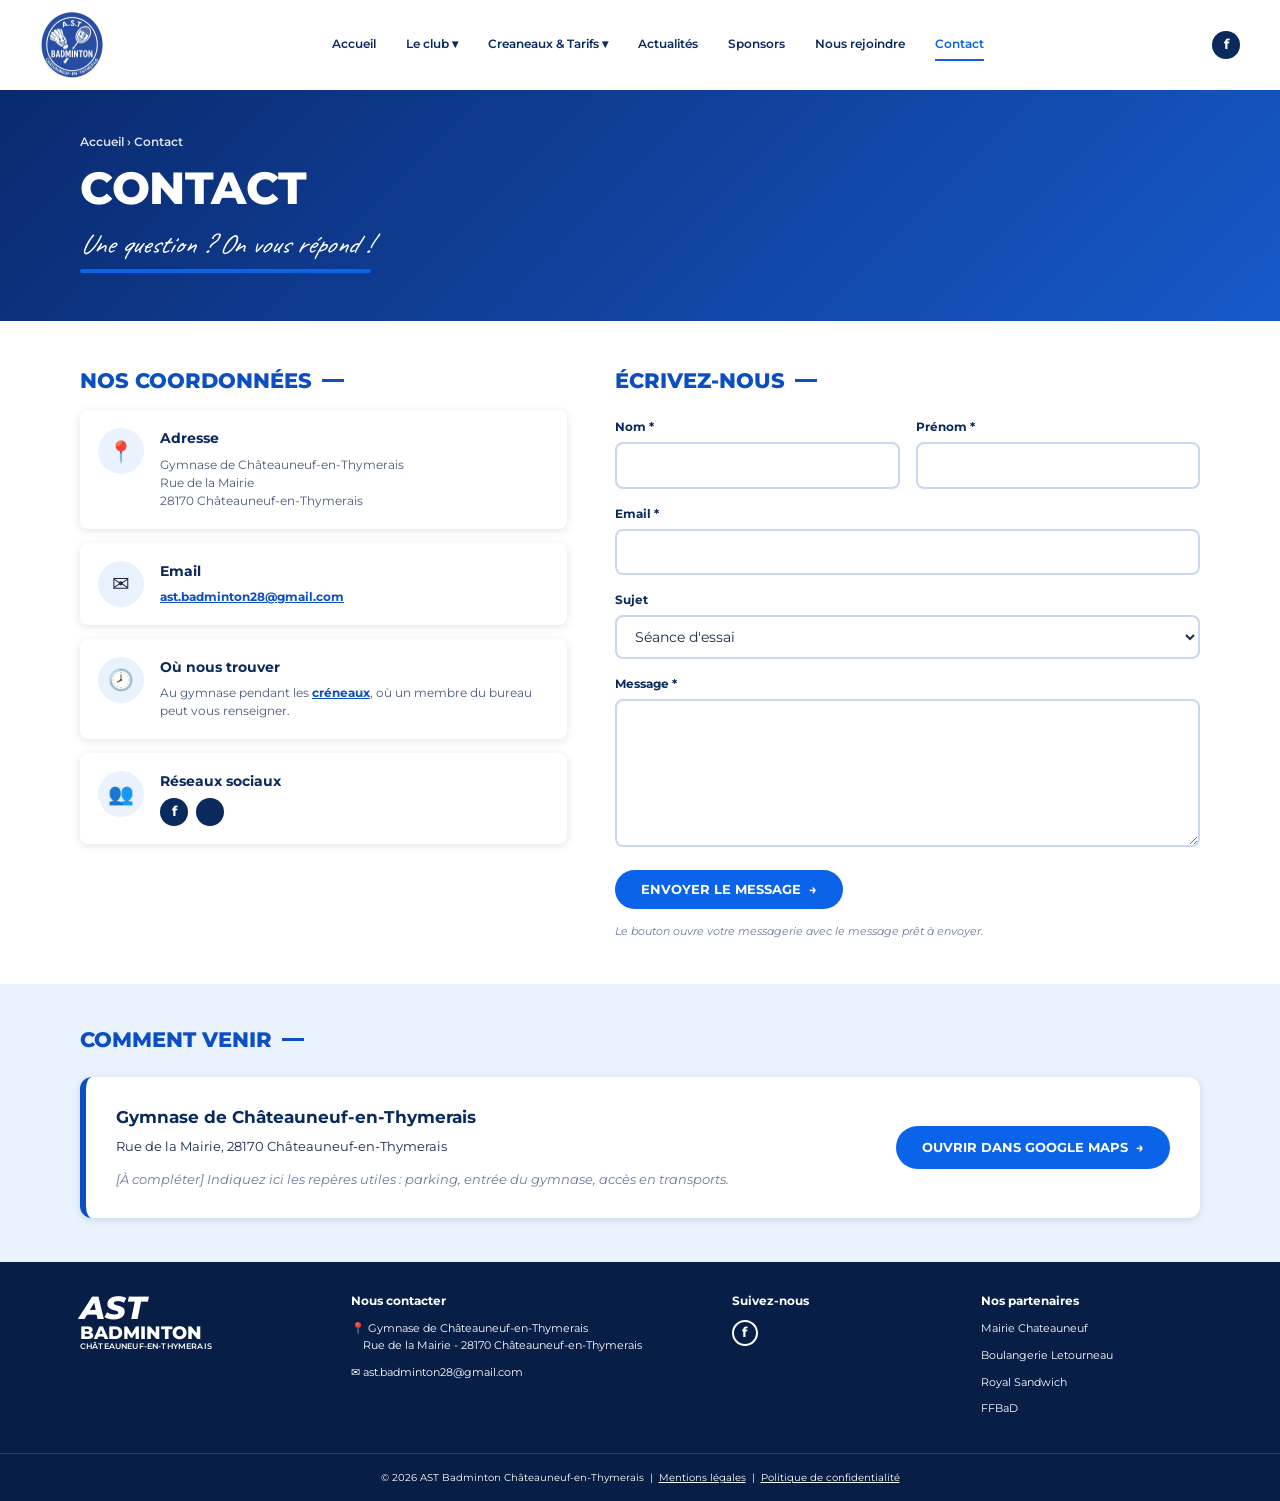
<file: contact.html>
<!doctype html>
<html lang="fr">
  <head>
    <meta charset="UTF-8" />
    <meta name="viewport" content="width=device-width, initial-scale=1" />
    <title>AST Badminton – Châteauneuf-en-Thymerais</title>
    <link rel="preconnect" href="https://fonts.googleapis.com" />
    <link rel="preconnect" href="https://fonts.gstatic.com" crossorigin />
    <link
      href="https://fonts.googleapis.com/css2?family=Montserrat:ital,wght@0,400;0,600;0,700;0,800;1,800&family=Caveat:wght@500;700&display=swap"
      rel="stylesheet"
    />
    <link rel="stylesheet" href="style.css" />
  </head>
  <body>
    <!-- ===== HEADER ===== -->
    <header class="header">
      <a href="#" class="logo">
        <img
          class="logo-img"
          src="images/logo_ast.png"
          alt="AST Badminton Châteauneuf-en-Thymerais"
        />
      </a>
      <nav class="nav">
        <a href="/index.html">Accueil</a>
        <li class="dropdown">
          <a href="./historique.html" class="dropbtn">Le club ▾</a>
          <ul class="dropdown-content">
            <li><a href="/historique.html">Historique</a></li>
            <li><a href="/equipe.html">L'équipe</a></li>
          </ul>
        </li>
        <li class="dropdown">
          <a href="cr-reguliers.html" class="dropbtn">Creaneaux & Tarifs ▾</a>
          <ul class="dropdown-content">
            <li><a href="/cr-reguliers.html">Créneaux réguliers</a></li>
            <li><a href="/cr-specifiques.html">Créneaux spécifiques</a></li>
            <li><a href="/tarifs.html">Tarifs</a></li>
          </ul>
        </li>
        
        <a href="/actualites.html">Actualités</a>
        <a href="/sponsors.html">Sponsors</a>
        <a href="/nousRejoindre.html">Nous rejoindre</a>
        <a href="/contact.html" class="active">Contact</a>
      </nav>
      <div class="socials">
        <a href="https://www.facebook.com/groups/1558583674450264/" target="_blank" aria-label="Facebook">f</a>
      </div>
    </header>

    <!-- ===== BANDEAU DE PAGE ===== -->
    <section class="page-hero">
      <div class="container">
        <p class="breadcrumb"><a href="index.html">Accueil</a> › Contact</p>
        <h1>CONTACT</h1>
        <p class="page-hero-script">Une question ? On vous répond !</p>
      </div>
    </section>

    <!-- ===== COORDONNÉES + FORMULAIRE ===== -->
    <section class="contact container">
      <div class="contact-info">
        <h2 class="section-title">NOS COORDONNÉES <i class="line"></i></h2>

        <article class="info-card contact-card">
          <span>📍</span>
          <div>
            <h4>Adresse</h4>
            <p>
              Gymnase de Châteauneuf-en-Thymerais<br />Rue de la Mairie<br />28170
              Châteauneuf-en-Thymerais
            </p>
          </div>
        </article>
        <article class="info-card contact-card">
          <span>✉</span>
          <div>
            <h4>Email</h4>
            <p>
              <a class="inline-link" href="mailto:ast.badminton28@gmail.com"
                >ast.badminton28@gmail.com</a
              >
            </p>
          </div>
        </article>
        <article class="info-card contact-card">
          <span>🕗</span>
          <div>
            <h4>Où nous trouver</h4>
            <p>
              Au gymnase pendant les
              <a class="inline-link" href="cr-reguliers.html">créneaux</a>, où
              un membre du bureau peut vous renseigner.
            </p>
          </div>
        </article>
        <article class="info-card contact-card">
          <span>👥</span>
          <div>
            <h4>Réseaux sociaux</h4>
            <div class="socials">
              <a href="#" aria-label="Facebook">f</a
              ><a href="#" aria-label="Instagram"></a>
            </div>
          </div>
        </article>
      </div>

      <div class="contact-form-wrap">
        <h2 class="section-title">ÉCRIVEZ-NOUS <i class="line"></i></h2>

        <form class="contact-form" id="contact-form" novalidate>
          <div class="field-row">
            <div class="field">
              <label for="nom">Nom *</label>
              <input
                type="text"
                id="nom"
                name="nom"
                autocomplete="family-name"
                required
              />
            </div>
            <div class="field">
              <label for="prenom">Prénom *</label>
              <input
                type="text"
                id="prenom"
                name="prenom"
                autocomplete="given-name"
                required
              />
            </div>
          </div>

          <div class="field">
            <label for="email">Email *</label>
            <input
              type="email"
              id="email"
              name="email"
              autocomplete="email"
              required
            />
          </div>

          <div class="field">
            <label for="sujet">Sujet</label>
            <select id="sujet" name="sujet">
              <option>Séance d'essai</option>
              <option>Inscription</option>
              <option>Tarifs</option>
              <option>Compétition</option>
              <option>Autre question</option>
            </select>
          </div>

          <div class="field">
            <label for="message">Message *</label>
            <textarea id="message" name="message" rows="6" required></textarea>
          </div>

          <p class="form-error" id="form-error" role="alert" hidden>
            Merci de remplir tous les champs obligatoires avec un email valide.
          </p>
          <button type="submit" class="btn btn-primary">
            ENVOYER LE MESSAGE &nbsp;→
          </button>
          <p class="note">
            Le bouton ouvre votre messagerie avec le message prêt à envoyer.
          </p>
        </form>
      </div>
    </section>

    <!-- ===== PLAN ===== -->
    <section class="map-section">
      <div class="container">
        <h2 class="section-title">COMMENT VENIR <i class="line"></i></h2>
        <div class="map-box">
          <div>
            <h4>Gymnase de Châteauneuf-en-Thymerais</h4>
            <p>Rue de la Mairie, 28170 Châteauneuf-en-Thymerais</p>
            <p class="note">
              [À compléter] Indiquez ici les repères utiles : parking, entrée du
              gymnase, accès en transports.
            </p>
          </div>
          <a
            class="btn btn-primary"
            target="_blank"
            rel="noopener"
            href="https://www.google.com/maps/search/?api=1&query=Gymnase+Ch%C3%A2teauneuf-en-Thymerais+28170"
            >OUVRIR DANS GOOGLE MAPS &nbsp;→</a
          >
        </div>
      </div>
    </section>

    <!-- ===== FOOTER ===== -->
    <footer class="footer">
      <div class="container footer-grid">
        <a href="index.html" class="logo logo-light">
          <span class="logo-text"
            ><strong>AST</strong><em>BADMINTON</em
            ><small>CHÂTEAUNEUF-EN-THYMERAIS</small></span
          >
        </a>
        <div>
          <h5>Nous contacter</h5>
          <p>
            📍 Gymnase de Châteauneuf-en-Thymerais<br />&nbsp;&nbsp;&nbsp;&nbsp;Rue
            de la Mairie - 28170 Châteauneuf-en-Thymerais
          </p>
          <p>✉ ast.badminton28@gmail.com</p>
        </div>
        <div>
          <h5>Suivez-nous</h5>
          <div class="socials socials-light">
            <a href="https://www.facebook.com/groups/1558583674450264/" target="_blank" aria-label="Facebook">f</a>
          </div>
        </div>
        <div class="partners">
          <h5>Nos partenaires</h5>
          <p>Mairie Chateauneuf</p>
          <p>Boulangerie Letourneau</p>
          <p>Royal Sandwich</p>
          <p>FFBaD</p>
        </div>
      </div>
      <div class="legal">
        © 2026 AST Badminton Châteauneuf-en-Thymerais &nbsp;|&nbsp;
        <a href="#">Mentions légales</a> &nbsp;|&nbsp;
        <a href="#">Politique de confidentialité</a>
      </div>
    </footer>

    <!-- ===== ENVOI DU FORMULAIRE ===== -->
    <script>
      (function () {
        var form = document.getElementById("contact-form");
        var error = document.getElementById("form-error");
        var to = "ast.badminton28@gmail.com";

        form.addEventListener("submit", function (e) {
          e.preventDefault();

          var nom = form.nom.value.trim();
          var prenom = form.prenom.value.trim();
          var email = form.email.value.trim();
          var message = form.message.value.trim();
          var valid =
            nom &&
            prenom &&
            message &&
            /^[^\s@]+@[^\s@]+\.[^\s@]+$/.test(email);

          error.hidden = !!valid;
          if (!valid) return;

          var subject = "[Site] " + form.sujet.value;
          var body = message + "\n\n" + prenom + " " + nom + "\n" + email;
          window.location.href =
            "mailto:" +
            to +
            "?subject=" +
            encodeURIComponent(subject) +
            "&body=" +
            encodeURIComponent(body);
        });
      })();
    </script>
  </body>
</html>
</file>
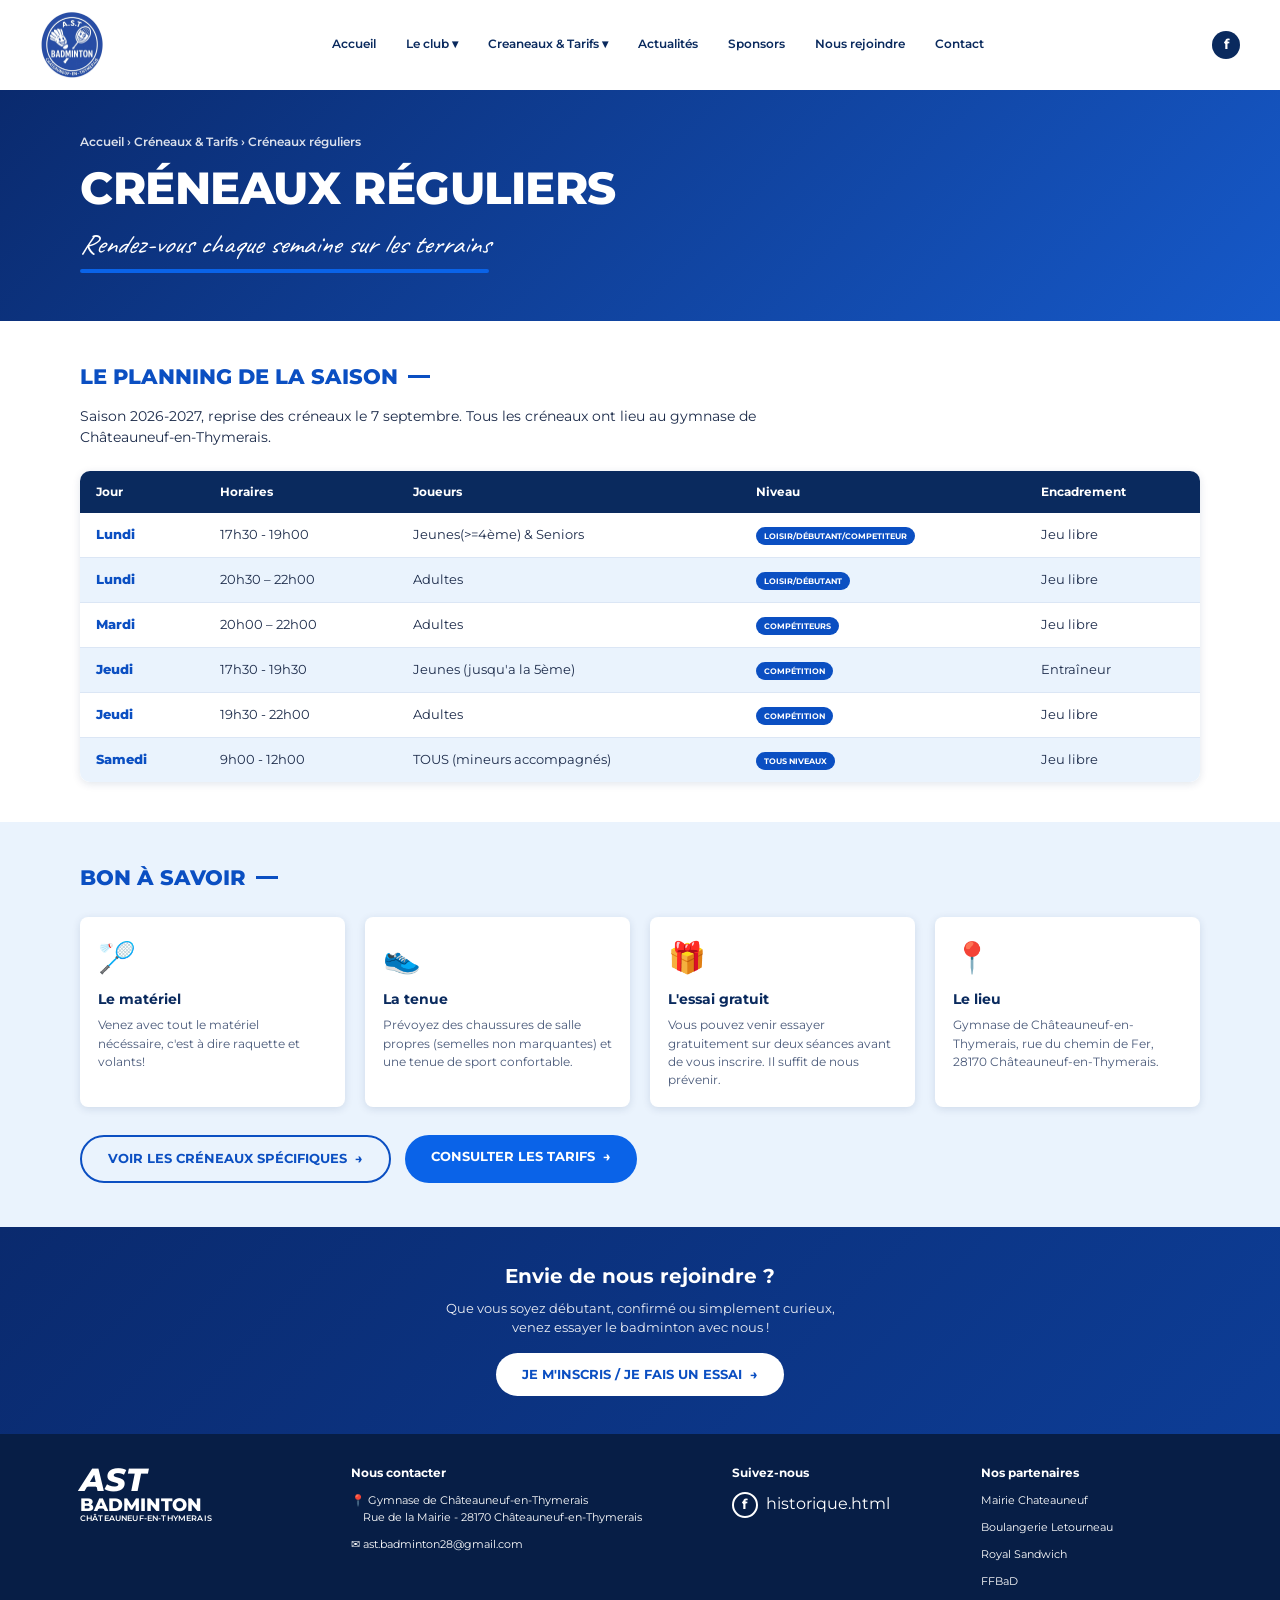
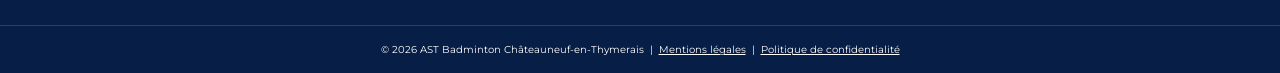
<file: cr-reguliers.html>
<!doctype html>
<html lang="fr">
  <head>
    <meta charset="UTF-8" />
    <meta name="viewport" content="width=device-width, initial-scale=1" />
    <title>AST Badminton – Châteauneuf-en-Thymerais</title>
    <link rel="preconnect" href="https://fonts.googleapis.com" />
    <link rel="preconnect" href="https://fonts.gstatic.com" crossorigin />
    <link
      href="https://fonts.googleapis.com/css2?family=Montserrat:ital,wght@0,400;0,600;0,700;0,800;1,800&family=Caveat:wght@500;700&display=swap"
      rel="stylesheet"
    />
    <link rel="stylesheet" href="style.css" />
  </head>
  <body>
    <!-- ===== HEADER ===== -->
    <header class="header">
      <a href="#" class="logo">
        <img
          class="logo-img"
          src="images/logo_ast.png"
          alt="AST Badminton Châteauneuf-en-Thymerais"
        />
      </a>
      <nav class="nav">
        <a href="/index.html">Accueil</a>
        <li class="dropdown">
          <a href="./historique.html" class="dropbtn">Le club ▾</a>
          <ul class="dropdown-content">
            <li><a href="/historique.html">Historique</a></li>
            <li><a href="/equipe.html">L'équipe</a></li>
          </ul>
        </li>
        <li class="dropdown">
          <a href="cr-reguliers.html" class="dropbtn">Creaneaux & Tarifs ▾</a>
          <ul class="dropdown-content">
            <li>
              <a href="/cr-reguliers.html" class="active">Créneaux réguliers</a>
            </li>
            <li><a href="/cr-specifiques.html">Créneaux spécifiques</a></li>
            <li><a href="/tarifs.html">Tarifs</a></li>
          </ul>
        </li>
        
        <a href="/actualites.html">Actualités</a>
        <a href="/sponsors.html">Sponsors</a>
        <a href="/nousRejoindre.html">Nous rejoindre</a>
        <a href="/contact.html">Contact</a>
      </nav>
      <div class="socials">
        <a href="https://www.facebook.com/groups/1558583674450264/" target="_blank" aria-label="Facebook">f</a>
      </div>
    </header>

    <!-- ===== BANDEAU DE PAGE ===== -->
    <section class="page-hero">
      <div class="container">
        <p class="breadcrumb">
          <a href="index.html">Accueil</a> › Créneaux &amp; Tarifs › Créneaux
          réguliers
        </p>
        <h1>CRÉNEAUX RÉGULIERS</h1>
        <p class="page-hero-script">
          Rendez-vous chaque semaine sur les terrains
        </p>
      </div>
    </section>

    <!-- ===== PLANNING ===== -->
    <section class="schedule container">
      <h2 class="section-title">
        LE PLANNING DE LA SAISON <i class="line"></i>
      </h2>
      <p class="section-intro">
        Saison 2026-2027, reprise des créneaux le 7 septembre. Tous les créneaux
        ont lieu au gymnase de Châteauneuf-en-Thymerais.
      </p>

      <div class="table-wrap">
        <table class="schedule-table">
          <thead>
            <tr>
              <th scope="col">Jour</th>
              <th scope="col">Horaires</th>
              <th scope="col">Joueurs</th>
              <th scope="col">Niveau</th>
              <th scope="col">Encadrement</th>
            </tr>
          </thead>
          <tbody>
            <tr>
              <th scope="row">Lundi</th>
              <td>17h30 - 19h00</td>
              <td>Jeunes(>=4ème) & Seniors</td>
              <td><span class="tag">LOISIR/DÉBUTANT/COMPETITEUR</span></td>
              <td>Jeu libre</td>
            </tr>
            <tr>
              <th scope="row">Lundi</th>
              <td>20h30 – 22h00</td>
              <td>Adultes</td>
              <td><span class="tag">LOISIR/DÉBUTANT</span></td>
              <td>Jeu libre</td>
            </tr>
            <tr>
              <th scope="row">Mardi</th>
              <td>20h00 – 22h00</td>
              <td>Adultes</td>
              <td><span class="tag">COMPÉTITEURS</span></td>
              <td>Jeu libre</td>
            </tr>
            <tr>
              <th scope="row">Jeudi</th>
              <td>17h30 - 19h30</td>
              <td>Jeunes (jusqu'a la 5ème)</td>
              <td><span class="tag">COMPÉTITION</span></td>
              <td>Entraîneur</td>
            </tr>
            <tr>
              <th scope="row">Jeudi</th>
              <td>19h30 - 22h00</td>
              <td>Adultes</td>
              <td><span class="tag">COMPÉTITION</span></td>
              <td>Jeu libre</td>
            </tr>
            <tr>
              <th scope="row">Samedi</th>
              <td>9h00 - 12h00</td>
              <td>TOUS (mineurs accompagnés)</td>
              <td><span class="tag">TOUS NIVEAUX</span></td>
              <td>Jeu libre</td>
            </tr>
          </tbody>
        </table>
      </div>
    </section>

    <!-- ===== BON A SAVOIR ===== -->
    <section class="info-section">
      <div class="container">
        <h2 class="section-title">BON À SAVOIR <i class="line"></i></h2>
        <div class="info-grid">
          <article class="info-card">
            <span>🏸</span>
            <h4>Le matériel</h4>
            <p>
              Venez avec tout le matériel nécéssaire, c'est à dire raquette et
              volants!
            </p>
          </article>
          <article class="info-card">
            <span>👟</span>
            <h4>La tenue</h4>
            <p>
              Prévoyez des chaussures de salle propres (semelles non marquantes)
              et une tenue de sport confortable.
            </p>
          </article>
          <article class="info-card">
            <span>🎁</span>
            <h4>L'essai gratuit</h4>
            <p>
              Vous pouvez venir essayer gratuitement sur deux séances avant de
              vous inscrire. Il suffit de nous prévenir.
            </p>
          </article>
          <article class="info-card">
            <span>📍</span>
            <h4>Le lieu</h4>
            <p>
              Gymnase de Châteauneuf-en-Thymerais, rue du chemin de Fer, 28170
              Châteauneuf-en-Thymerais.
            </p>
          </article>
        </div>
        <p class="info-links">
          <a href="cr-specifiques.html" class="btn btn-outline"
            >VOIR LES CRÉNEAUX SPÉCIFIQUES &nbsp;→</a
          >
          <a href="tarifs.html" class="btn btn-primary"
            >CONSULTER LES TARIFS &nbsp;→</a
          >
        </p>
      </div>
    </section>

    <!-- ===== APPEL À L'ACTION ===== -->
    <section class="cta">
      <h2>Envie de nous rejoindre ?</h2>
      <p>
        Que vous soyez débutant, confirmé ou simplement curieux,<br />venez
        essayer le badminton avec nous !
      </p>
      <a href="nousRejoindre.html" class="btn btn-white"
        >JE M'INSCRIS / JE FAIS UN ESSAI &nbsp;→</a
      >
    </section>

    <!-- ===== FOOTER ===== -->
    <footer class="footer">
      <div class="container footer-grid">
        <a href="index.html" class="logo logo-light">
          <span class="logo-text"
            ><strong>AST</strong><em>BADMINTON</em
            ><small>CHÂTEAUNEUF-EN-THYMERAIS</small></span
          >
        </a>
        <div>
          <h5>Nous contacter</h5>
          <p>
            📍 Gymnase de Châteauneuf-en-Thymerais<br />&nbsp;&nbsp;&nbsp;&nbsp;Rue
            de la Mairie - 28170 Châteauneuf-en-Thymerais
          </p>
          <p>✉ ast.badminton28@gmail.com</p>
        </div>
        <div>
          <h5>Suivez-nous</h5>
          <div class="socials socials-light">
            <a href="https://www.facebook.com/groups/1558583674450264/" target="_blank" aria-label="Facebook">f</a>historique.html
          </div>
        </div>
        <div class="partners">
          <h5>Nos partenaires</h5>
          <p>Mairie Chateauneuf</p>
          <p>Boulangerie Letourneau</p>
          <p>Royal Sandwich</p>
          <p>FFBaD</p>
        </div>
      </div>
      <div class="legal">
        © 2026 AST Badminton Châteauneuf-en-Thymerais &nbsp;|&nbsp;
        <a href="#">Mentions légales</a> &nbsp;|&nbsp;
        <a href="#">Politique de confidentialité</a>
      </div>
    </footer>
  </body>
</html>
</file>
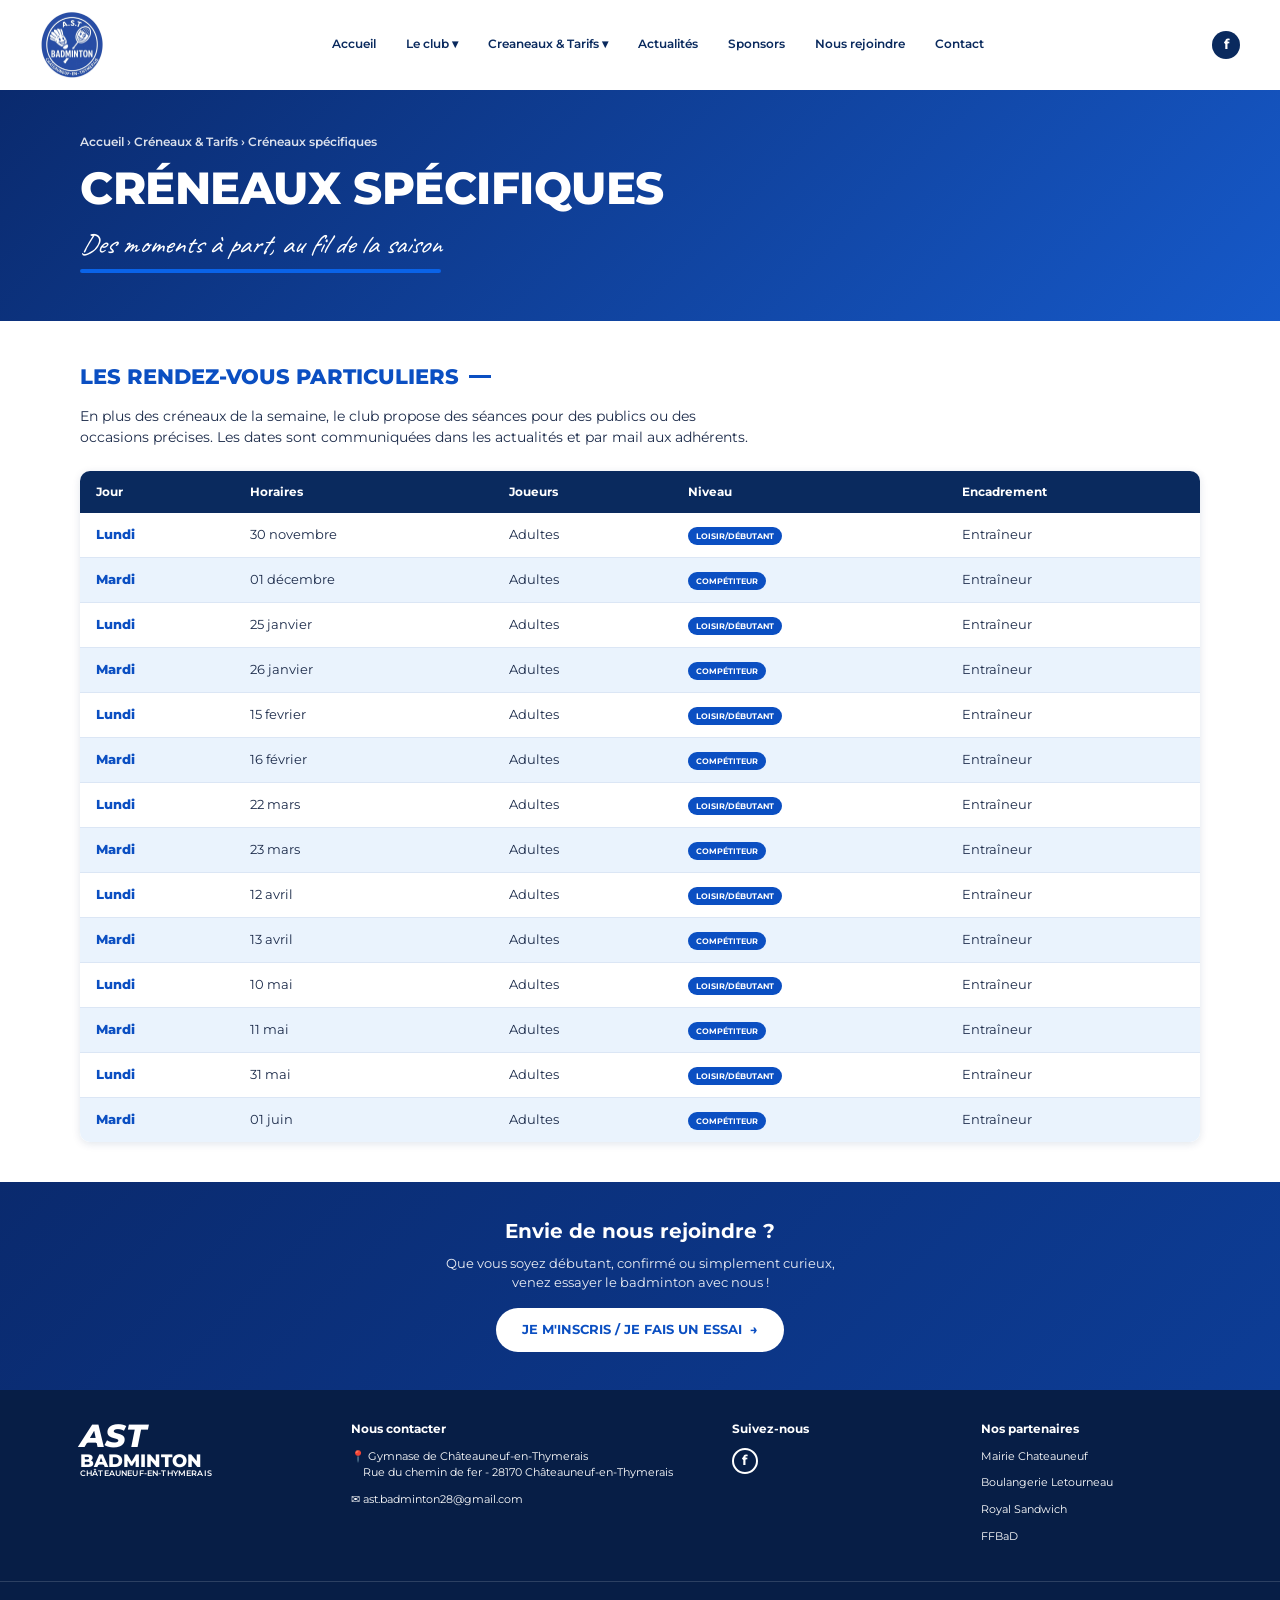
<file: cr-specifiques.html>
<!doctype html>
<html lang="fr">
  <head>
    <meta charset="UTF-8" />
    <meta name="viewport" content="width=device-width, initial-scale=1" />
    <title>AST Badminton – Châteauneuf-en-Thymerais</title>
    <link rel="preconnect" href="https://fonts.googleapis.com" />
    <link rel="preconnect" href="https://fonts.gstatic.com" crossorigin />
    <link
      href="https://fonts.googleapis.com/css2?family=Montserrat:ital,wght@0,400;0,600;0,700;0,800;1,800&family=Caveat:wght@500;700&display=swap"
      rel="stylesheet"
    />
    <link rel="stylesheet" href="style.css" />
  </head>
  <body>
    <!-- ===== HEADER ===== -->
    <header class="header">
      <a href="#" class="logo">
        <img
          class="logo-img"
          src="images/logo_ast.png"
          alt="AST Badminton Châteauneuf-en-Thymerais"
        />
      </a>
      <nav class="nav">
        <a href="/index.html">Accueil</a>
        <li class="dropdown">
          <a href="./historique.html" class="dropbtn">Le club ▾</a>
          <ul class="dropdown-content">
            <li><a href="/historique.html">Historique</a></li>
            <li><a href="/equipe.html">L'équipe</a></li>
          </ul>
        </li>
        <li class="dropdown">
          <a href="cr-reguliers.html" class="dropbtn">Creaneaux & Tarifs ▾</a>
          <ul class="dropdown-content">
            <li><a href="/cr-reguliers.html">Créneaux réguliers</a></li>
            <li>
              <a href="/cr-specifiques.html" class="active"
                >Créneaux spécifiques</a
              >
            </li>
            <li><a href="/tarifs.html">Tarifs</a></li>
          </ul>
        </li>
        
        <a href="/actualites.html">Actualités</a>
        <a href="/sponsors.html">Sponsors</a>
        <a href="/nousRejoindre.html">Nous rejoindre</a>
        <a href="/contact.html">Contact</a>
      </nav>
      <div class="socials">
        <a href="https://www.facebook.com/groups/1558583674450264/" target="_blank" aria-label="Facebook">f</a>
      </div>
    </header>

    <!-- ===== BANDEAU DE PAGE ===== -->
    <section class="page-hero">
      <div class="container">
        <p class="breadcrumb">
          <a href="index.html">Accueil</a> › Créneaux &amp; Tarifs › Créneaux
          spécifiques
        </p>
        <h1>CRÉNEAUX SPÉCIFIQUES</h1>
        <p class="page-hero-script">Des moments à part, au fil de la saison</p>
      </div>
    </section>

    <!-- ===== LISTE ===== -->
    <section class="special container">
      <h2 class="section-title">
        LES RENDEZ-VOUS PARTICULIERS <i class="line"></i>
      </h2>
      <p class="section-intro">
        En plus des créneaux de la semaine, le club propose des séances pour des
        publics ou des occasions précises. Les dates sont communiquées dans les
        actualités et par mail aux adhérents.
      </p>

      <div class="table-wrap">
        <table class="schedule-table">
          <thead>
            <tr>
              <th scope="col">Jour</th>
              <th scope="col">Horaires</th>
              <th scope="col">Joueurs</th>
              <th scope="col">Niveau</th>
              <th scope="col">Encadrement</th>
            </tr>
          </thead>
          <tbody>
            <tr>
              <th scope="row">Lundi</th>
              <td>30 novembre</td>
              <td>Adultes</td>
              <td><span class="tag">LOISIR/DÉBUTANT</span></td>
              <td>Entraîneur</td>
            </tr>
            <tr>
              <th scope="row">Mardi</th>
              <td>01 décembre</td>
              <td>Adultes</td>
              <td><span class="tag">COMPÉTITEUR</span></td>
              <td>Entraîneur</td>
            </tr>
            <tr>
              <th scope="row">Lundi</th>
              <td>25 janvier</td>
              <td>Adultes</td>
              <td><span class="tag">LOISIR/DÉBUTANT</span></td>
              <td>Entraîneur</td>
            </tr>
            <tr>
              <th scope="row">Mardi</th>
              <td>26 janvier</td>
              <td>Adultes</td>
              <td><span class="tag">COMPÉTITEUR</span></td>
              <td>Entraîneur</td>
            </tr>
            <tr>
              <th scope="row">Lundi</th>
              <td>15 fevrier</td>
              <td>Adultes</td>
              <td><span class="tag">LOISIR/DÉBUTANT</span></td>
              <td>Entraîneur</td>
            </tr>
            <tr>
              <th scope="row">Mardi</th>
              <td>16 février</td>
              <td>Adultes</td>
              <td><span class="tag">COMPÉTITEUR</span></td>
              <td>Entraîneur</td>
            </tr>
            <tr>
              <th scope="row">Lundi</th>
              <td>22 mars</td>
              <td>Adultes</td>
              <td><span class="tag">LOISIR/DÉBUTANT</span></td>
              <td>Entraîneur</td>
            </tr>
            <tr>
              <th scope="row">Mardi</th>
              <td>23 mars</td>
              <td>Adultes</td>
              <td><span class="tag">COMPÉTITEUR</span></td>
              <td>Entraîneur</td>
            </tr>
            <tr>
              <th scope="row">Lundi</th>
              <td>12 avril</td>
              <td>Adultes</td>
              <td><span class="tag">LOISIR/DÉBUTANT</span></td>
              <td>Entraîneur</td>
            </tr>
            <tr>
              <th scope="row">Mardi</th>
              <td>13 avril</td>
              <td>Adultes</td>
              <td><span class="tag">COMPÉTITEUR</span></td>
              <td>Entraîneur</td>
            </tr>
            <tr>
              <th scope="row">Lundi</th>
              <td>10 mai</td>
              <td>Adultes</td>
              <td><span class="tag">LOISIR/DÉBUTANT</span></td>
              <td>Entraîneur</td>
            </tr>
            <tr>
              <th scope="row">Mardi</th>
              <td>11 mai</td>
              <td>Adultes</td>
              <td><span class="tag">COMPÉTITEUR</span></td>
              <td>Entraîneur</td>
            </tr>
            <tr>
              <th scope="row">Lundi</th>
              <td>31 mai</td>
              <td>Adultes</td>
              <td><span class="tag">LOISIR/DÉBUTANT</span></td>
              <td>Entraîneur</td>
            </tr>
            <tr>
              <th scope="row">Mardi</th>
              <td>01 juin</td>
              <td>Adultes</td>
              <td><span class="tag">COMPÉTITEUR</span></td>
              <td>Entraîneur</td>
            </tr>
          </tbody>
        </table>
      </div>
    </section>

    <!-- ===== APPEL À L'ACTION ===== -->
    <section class="cta">
      <h2>Envie de nous rejoindre ?</h2>
      <p>
        Que vous soyez débutant, confirmé ou simplement curieux,<br />venez
        essayer le badminton avec nous !
      </p>
      <a href="nousRejoindre.html" class="btn btn-white"
        >JE M'INSCRIS / JE FAIS UN ESSAI &nbsp;→</a
      >
    </section>

    <!-- ===== FOOTER ===== -->
    <footer class="footer">
      <div class="container footer-grid">
        <a href="index.html" class="logo logo-light">
          <span class="logo-text"
            ><strong>AST</strong><em>BADMINTON</em
            ><small>CHÂTEAUNEUF-EN-THYMERAIS</small></span
          >
        </a>
        <div>
          <h5>Nous contacter</h5>
          <p>
            📍 Gymnase de Châteauneuf-en-Thymerais<br />&nbsp;&nbsp;&nbsp;&nbsp;Rue
            du chemin de fer - 28170 Châteauneuf-en-Thymerais
          </p>
          <p>✉ ast.badminton28@gmail.com</p>
        </div>
        <div>
          <h5>Suivez-nous</h5>
          <div class="socials socials-light"><a href="https://www.facebook.com/groups/1558583674450264/" target="_blank" aria-label="Facebook">f</a></div>
        </div>
        <div class="partners">
          <h5>Nos partenaires</h5>
          <p>Mairie Chateauneuf</p>
          <p>Boulangerie Letourneau</p>
          <p>Royal Sandwich</p>
          <p>FFBaD</p>
        </div>
      </div>
      <div class="legal">
        © 2026 AST Badminton Châteauneuf-en-Thymerais &nbsp;|&nbsp;
        <a href="#">Mentions légales</a> &nbsp;|&nbsp;
        <a href="#">Politique de confidentialité</a>
      </div>
    </footer>
  </body>
</html>
</file>
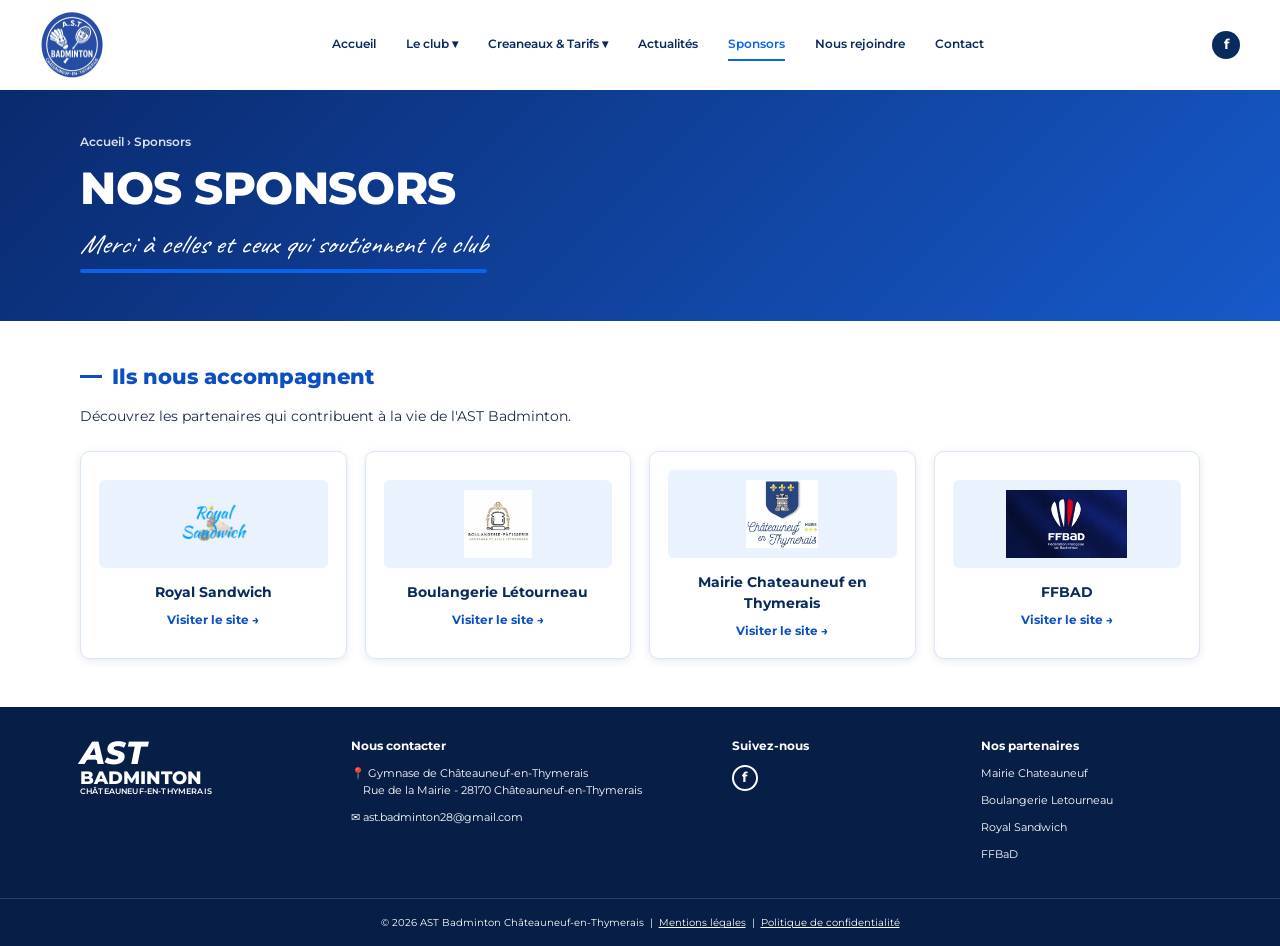
<file: sponsors.html>
<!DOCTYPE html>
<html lang="fr">
<head>
  <meta charset="UTF-8">
  <meta name="viewport" content="width=device-width, initial-scale=1">
  <title>AST Badminton – Châteauneuf-en-Thymerais</title>
  <link rel="preconnect" href="https://fonts.googleapis.com">
  <link rel="preconnect" href="https://fonts.gstatic.com" crossorigin>
  <link href="https://fonts.googleapis.com/css2?family=Montserrat:ital,wght@0,400;0,600;0,700;0,800;1,800&family=Caveat:wght@500;700&display=swap" rel="stylesheet">
  <link rel="stylesheet" href="style.css">
</head>
<body>

  <!-- ===== HEADER ===== -->
  <header class="header">
    <a href="#" class="logo">
        <img
          class="logo-img"
          src="images/logo_ast.png"
          alt="AST Badminton Châteauneuf-en-Thymerais"
        />
      </a>
    <nav class="nav" aria-label="Navigation principale">
      <a href="/index.html">Accueil</a>
      <div class="dropdown">
        <a href="./historique.html" class="dropbtn">Le club ▾</a>
        <ul class="dropdown-content">
          <li><a href="/historique.html">Historique</a></li>
          <li><a href="/equipe.html">L'équipe</a></li>
        </ul>
      </div>
      <div class="dropdown">
        <a href="cr-reguliers.html" class="dropbtn">Creaneaux & Tarifs ▾</a>
        <ul class="dropdown-content">
          <li><a href="/cr-reguliers.html">Créneaux réguliers</a></li>
          <li><a href="/cr-specifiques.html">Créneaux spécifiques</a></li>
          <li><a href="/tarifs.html">Tarifs</a></li>
        </ul>
      </div>

      <a href="/actualites.html">Actualités</a>
      <a href="/sponsors.html"  class="active">Sponsors</a>
      <a href="/nousRejoindre.html">Nous rejoindre</a>
      <a href="/contact.html">Contact</a>
    </nav>
    <div class="socials">
      <a href="https://www.facebook.com/groups/1558583674450264/" target="_blank" aria-label="Facebook">f</a>
    </div>
  </header>

  <section class="page-hero">
    <div class="container">
      <p class="breadcrumb"><a href="index.html">Accueil</a> › Sponsors</p>
      <h1>NOS SPONSORS</h1>
      <p class="page-hero-script">Merci à celles et ceux qui soutiennent le club</p>
    </div>
  </section>

  <main>
    <section class="sponsors container" aria-labelledby="sponsors-title">
      <h2 id="sponsors-title" class="section-title">
        <span class="line" aria-hidden="true"></span>
        Ils nous accompagnent
      </h2>
      <p class="section-intro">
        Découvrez les partenaires qui contribuent à la vie de l'AST Badminton.
      </p>

      <div class="sponsor-grid">
        <article class="sponsor-card">
          <a class="sponsor-link" href="https://royalsandwich.fr" target="_blank" aria-label="Découvrir le site de Royal Sandwich">
            <img class="sponsor-logo" src="./images/royal-sandwich.png" alt="Logo de Royal Sandwich">
            <h3>Royal Sandwich</h3>
            <span class="sponsor-visit">Visiter le site <span aria-hidden="true">→</span></span>
          </a>
        </article>
        <article class="sponsor-card">
          <a class="sponsor-link" href="https://www.facebook.com/p/Boulangerie-Pâtisserie-Letourneau-61589902520126/" target="_blank" aria-label="Découvrir le site de Royal Sandwich">
            <img class="sponsor-logo" src="./images/boulangerie.jpeg" alt="Logo de Royal Sandwich">
            <h3>Boulangerie Létourneau</h3>
            <span class="sponsor-visit">Visiter le site <span aria-hidden="true">→</span></span>
          </a>
        </article>
        <article class="sponsor-card">
          <a class="sponsor-link" href="https://www.chateauneuf-en-thymerais.fr" target="_blank" aria-label="Découvrir le site de Royal Sandwich">
            <img class="sponsor-logo" src="./images/mairie-Chato.jpeg" alt="Logo de Royal Sandwich">
            <h3>Mairie Chateauneuf en Thymerais</h3>
            <span class="sponsor-visit">Visiter le site <span aria-hidden="true">→</span></span>
          </a>
        </article>
        <article class="sponsor-card">
          <a class="sponsor-link" href="https://www.ffbad.org" target="_blank" aria-label="Découvrir le site de Royal Sandwich">
            <img class="sponsor-logo" src="./images/FFBAD.png" alt="Logo de Royal Sandwich">
            <h3>FFBAD</h3>
            <span class="sponsor-visit">Visiter le site <span aria-hidden="true">→</span></span>
          </a>
        </article>
      </div>
    </section>
  </main>

  <footer class="footer">
    <div class="container footer-grid">
      <a href="index.html" class="logo logo-light">
        <span class="logo-text"><strong>AST</strong><em>BADMINTON</em><small>CHÂTEAUNEUF-EN-THYMERAIS</small></span>
      </a>
      <div>
        <h5>Nous contacter</h5>
        <p>📍 Gymnase de Châteauneuf-en-Thymerais<br>&nbsp;&nbsp;&nbsp;&nbsp;Rue de la Mairie - 28170 Châteauneuf-en-Thymerais</p>
        <p>✉ ast.badminton28@gmail.com</p>
      </div>
      <div>
        <h5>Suivez-nous</h5>
        <div class="socials socials-light">
          <a href="https://www.facebook.com/groups/1558583674450264/" target="_blank" aria-label="Facebook">f</a>
        </div>
      </div>
      <div class="partners">
          <h5>Nos partenaires</h5>
          <p>Mairie Chateauneuf</p>
          <p>Boulangerie Letourneau</p>
          <p>Royal Sandwich</p>
          <p>FFBaD</p>
        </div>
    </div>
    <div class="legal">
      © 2026 AST Badminton Châteauneuf-en-Thymerais &nbsp;|&nbsp;
      <a href="#">Mentions légales</a> &nbsp;|&nbsp;
      <a href="#">Politique de confidentialité</a>
    </div>
  </footer>
</body>
</html>
</file>
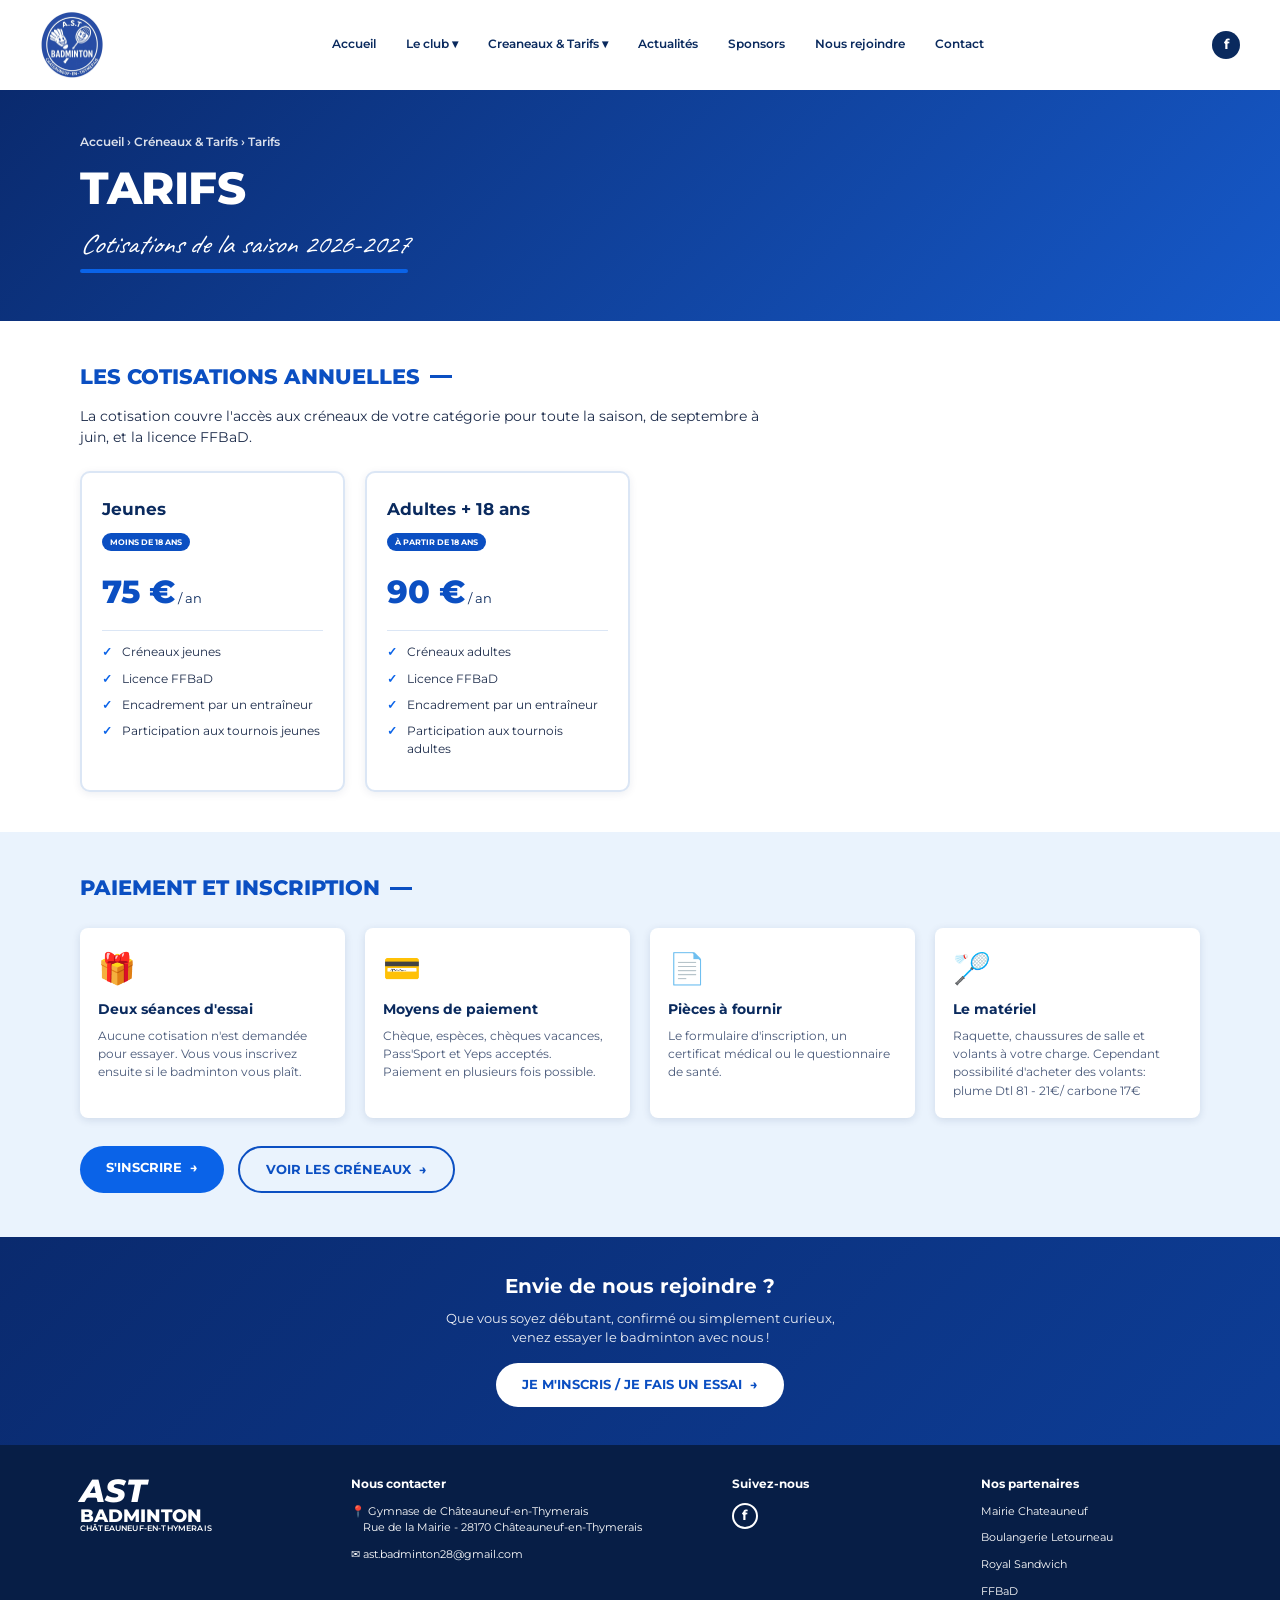
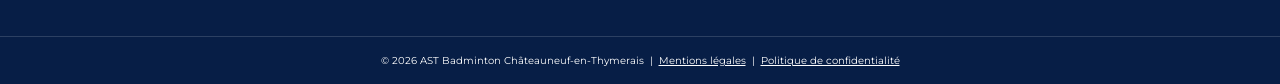
<file: tarifs.html>
<!DOCTYPE html>
<html lang="fr">
<head>
  <meta charset="UTF-8">
  <meta name="viewport" content="width=device-width, initial-scale=1">
  <title>AST Badminton – Châteauneuf-en-Thymerais</title>
  <link rel="preconnect" href="https://fonts.googleapis.com">
  <link rel="preconnect" href="https://fonts.gstatic.com" crossorigin>
  <link href="https://fonts.googleapis.com/css2?family=Montserrat:ital,wght@0,400;0,600;0,700;0,800;1,800&family=Caveat:wght@500;700&display=swap" rel="stylesheet">
  <link rel="stylesheet" href="style.css">
</head>
<body>

  <!-- ===== HEADER ===== -->
  <header class="header">
    <a href="#" class="logo">
        <img
          class="logo-img"
          src="images/logo_ast.png"
          alt="AST Badminton Châteauneuf-en-Thymerais"
        />
      </a>
    <nav class="nav">
      <a href="/index.html" >Accueil</a>
      <li class="dropdown">
        <a href="./historique.html" class="dropbtn">Le club ▾</a>
        <ul class="dropdown-content">
          <li><a href="/historique.html">Historique</a></li>
          <li><a href="/equipe.html">L'équipe</a></li>
        </ul>
      </li>
      <li class="dropdown">
        <a href="cr-reguliers.html" class="dropbtn">Creaneaux & Tarifs ▾</a>
        <ul class="dropdown-content">
          <li><a href="/cr-reguliers.html">Créneaux réguliers</a></li>
          <li><a href="/cr-specifiques.html">Créneaux spécifiques</a></li>
          <li><a href="/tarifs.html" class="active" >Tarifs</a></li>
        </ul>
      </li>
      
      <a href="/actualites.html">Actualités</a>
            <a href="/sponsors.html">Sponsors</a>
      <a href="/nousRejoindre.html">Nous rejoindre</a>
      <a href="/contact.html">Contact</a>
    </nav>
    <div class="socials">
      <a href="https://www.facebook.com/groups/1558583674450264/" target="_blank" aria-label="Facebook">f</a>
    </div>
  </header>

   <!-- ===== BANDEAU DE PAGE ===== -->
  <section class="page-hero">
    <div class="container">
      <p class="breadcrumb"><a href="index.html">Accueil</a> › Créneaux &amp; Tarifs › Tarifs</p>
      <h1>TARIFS</h1>
      <p class="page-hero-script">Cotisations de la saison 2026-2027</p>
    </div>
  </section>
 
  <!-- ===== GRILLE TARIFAIRE ===== -->
  <section class="pricing container">
    <h2 class="section-title">LES COTISATIONS ANNUELLES <i class="line"></i></h2>
    <p class="section-intro">La cotisation couvre l'accès aux créneaux de votre catégorie pour toute la saison, de septembre à juin, et la licence FFBaD.</p>
 
    <div class="price-grid">
      <article class="price-card">
        <h4>Jeunes</h4>
        <span class="tag">MOINS DE 18 ANS</span>
        <p class="price"><b>75 €</b> / an</p>
        <ul>
          <li>Créneaux jeunes</li>
          <li>Licence FFBaD</li>
          <li>Encadrement par un entraîneur</li>
          <li>Participation aux tournois jeunes</li>
        </ul>
      </article>
 
      <article class="price-card">
        <h4>Adultes + 18 ans</h4>
        <span class="tag">À PARTIR DE 18 ANS</span>
        <p class="price"><b>90 €</b> / an</p>
        <ul>
          <li>Créneaux adultes</li>
          <li>Licence FFBaD</li>
          <li>Encadrement par un entraîneur</li>
          <li>Participation aux tournois adultes</li>
        </ul>
      </article>
    </div>
    </section>
 
  <!-- ===== INFOS PRATIQUES ===== -->
  <section class="info-section">
    <div class="container">
      <h2 class="section-title">PAIEMENT ET INSCRIPTION <i class="line"></i></h2>
      <div class="info-grid">
        <article class="info-card">
          <span>🎁</span>
          <h4>Deux séances d'essai</h4>
          <p>Aucune cotisation n'est demandée pour essayer. Vous vous inscrivez ensuite si le badminton vous plaît.</p>
        </article>
        <article class="info-card">
          <span>💳</span>
          <h4>Moyens de paiement</h4>
          <p>Chèque, espèces, chèques vacances, Pass'Sport et Yeps acceptés. Paiement en plusieurs fois possible.</p>
        </article>
        <article class="info-card">
          <span>📄</span>
          <h4>Pièces à fournir</h4>
          <p>Le formulaire d'inscription, un certificat médical ou le questionnaire de santé.</p>
        </article>
        <article class="info-card">
          <span>🏸</span>
          <h4>Le matériel</h4>
          <p>Raquette, chaussures de salle et volants à votre charge. Cependant possibilité d'acheter des volants:<br>plume Dtl 81 - 21€/ carbone 17€
</p>
        </article>
      </div>
      <p class="info-links">
        <a href="nousRejoindre.html" class="btn btn-primary">S'INSCRIRE &nbsp;→</a>
        <a href="cr-reguliers.html" class="btn btn-outline">VOIR LES CRÉNEAUX &nbsp;→</a>
      </p>
    </div>
  </section>
 
  <!-- ===== APPEL À L'ACTION ===== -->
  <section class="cta">
    <h2>Envie de nous rejoindre ?</h2>
    <p>Que vous soyez débutant, confirmé ou simplement curieux,<br>venez essayer le badminton avec nous !</p>
    <a href="nousRejoindre.html" class="btn btn-white">JE M'INSCRIS / JE FAIS UN ESSAI &nbsp;→</a>
  </section>
 
  <!-- ===== FOOTER ===== -->
  <footer class="footer">
    <div class="container footer-grid">
      <a href="index.html" class="logo logo-light">
        <span class="logo-text"><strong>AST</strong><em>BADMINTON</em><small>CHÂTEAUNEUF-EN-THYMERAIS</small></span>
      </a>
      <div>
        <h5>Nous contacter</h5>
        <p>📍 Gymnase de Châteauneuf-en-Thymerais<br>&nbsp;&nbsp;&nbsp;&nbsp;Rue de la Mairie - 28170 Châteauneuf-en-Thymerais</p>
        <p>✉ ast.badminton28@gmail.com</p>
      </div>
      <div>
        <h5>Suivez-nous</h5>
        <div class="socials socials-light"><a href="https://www.facebook.com/groups/1558583674450264/" target="_blank" aria-label="Facebook">f</a></div>
      </div>
      <div class="partners">
          <h5>Nos partenaires</h5>
          <p>Mairie Chateauneuf</p>
          <p>Boulangerie Letourneau</p>
          <p>Royal Sandwich</p>
          <p>FFBaD</p>
        </div>
    </div>
    <div class="legal">
      © 2026 AST Badminton Châteauneuf-en-Thymerais &nbsp;|&nbsp; <a href="#">Mentions légales</a> &nbsp;|&nbsp; <a href="#">Politique de confidentialité</a>
    </div>
  </footer>
 
</body>
</html>
</file>
<file: style.css>
:root {
  --blue: #0b4fc2;
  --blue-bright: #0a63e8;
  --navy: #0a2a5e;
  --navy-dark: #071e46;
  --light: #eaf3fd;
  --text: #1c2b4a;
  --white: #fff;
}

* { box-sizing: border-box; margin: 0; padding: 0; }
html { scroll-behavior: smooth; }
body {
  font-family: "Montserrat", Arial, sans-serif;
  color: var(--text);
  background: var(--white);
  line-height: 1.5;
}
a { color: inherit; text-decoration: none; }
img { display: block; max-width: 100%; }
.container { width: min(1120px, 92%); margin-inline: auto; }

/* ===== HEADER ===== */
.header {
  display: flex; align-items: center; justify-content: space-between;
  gap: 24px; padding: 12px 40px; background: var(--white);
}
.logo { display: flex; align-items: center; gap: 8px; color: var(--navy); }
.logo-icon { font-size: 2.4rem; }
.logo-text { display: flex; flex-direction: column; line-height: 1; }
.logo-text strong { font-size: 2rem; font-style: italic; font-weight: 800; color: var(--blue); }
.logo-text em { font-style: normal; font-weight: 800; font-size: 1.1rem; }
.logo-text small { font-size: .5rem; font-weight: 600; letter-spacing: .02em; }
.logo-light { color: #fff; }
.logo-light .logo-text strong { color: #fff; }
.logo-img { width: clamp(44px, 6vw, 64px); height: auto; }

.nav { display: flex; gap: 30px; font-size: .78rem; font-weight: 600; color: var(--navy); }
.nav a { padding: 6px 0; border-bottom: 2px solid transparent; }
.nav a.active { color: var(--blue-bright); border-color: var(--blue-bright); }
.nav a:hover { color: var(--blue-bright); }

.socials { display: flex; gap: 8px; }
.socials a {
  width: 28px; height: 28px; border-radius: 50%;
  background: var(--navy); color: #fff;
  display: grid; place-items: center; font-weight: 700; font-size: .9rem;
}
.socials-light a { background: transparent; border: 2px solid #fff; width: 26px; height: 26px; }

/* ===== HERO ===== */
.hero {
  min-height: 390px;
  display: flex; align-items: center;
  padding: 0 56px;
  color: #fff;
  background:
    linear-gradient(90deg, rgba(10, 42, 110, .9) 0%, rgba(49, 82, 139, 0.231) 60%, rgba(250, 252, 255, 0) 100%),
    url("images/photo-groupe.jpeg") center/cover no-repeat,
    linear-gradient(135deg, #0a2a6e, #1659c9);
}
.hero-small { font-size: 1.3rem; font-weight: 700; letter-spacing: .02em; }
.hero h1 { font-size: 3.6rem; font-weight: 800; line-height: 1; letter-spacing: -.01em; }
.hero-city { font-size: 1.4rem; font-weight: 700; margin-top: 6px; }
.hero-script {
  font-family: "Caveat", cursive; font-size: 2rem; line-height: 1.1;
  margin: 26px 0 22px; font-style: italic; transform: rotate(-4deg); transform-origin: left;
  padding-bottom: 12px; position: relative; display: inline-block;
}
.hero-script::after {
  content: ""; position: absolute; left: 20px; right: 0; bottom: 0;
  height: 4px; border-radius: 4px; background: var(--blue-bright);
}
.hero-content { display: flex; flex-direction: column; align-items: flex-start; }

/* ===== BOUTONS ===== */
.btn {
  display: inline-block; padding: 12px 26px; border-radius: 999px;
  font-size: .8rem; font-weight: 700; transition: transform .15s, box-shadow .15s;
}
.btn:hover { transform: translateY(-2px); }
.btn-primary { background: var(--blue-bright); color: #fff; }
.btn-outline { border: 2px solid var(--blue); color: var(--blue); }
.btn-white { background: #fff; color: var(--blue); }
.btn:focus-visible, a:focus-visible { outline: 3px solid #7fb4ff; outline-offset: 2px; }

/* ===== TITRES DE SECTION ===== */
.section-title {
  display: flex; align-items: center; gap: 10px;
  color: var(--blue); font-size: 1.3rem; font-weight: 800;
}
.section-title .ico { font-size: 1.8rem; }
.line { display: inline-block; width: 22px; height: 3px; background: var(--blue); }

/* ===== LE CLUB ===== */
.club {
  display: grid; grid-template-columns: 1.05fr 0.9fr 1fr;
  gap: 40px; align-items: start; padding: 40px 0;
}
.club-text h3 { color: var(--navy); font-size: 1.35rem; margin: 22px 0 12px; line-height: 1.25; }
.club-text p { font-size: .82rem; margin-bottom: 24px; max-width: 340px; }

.club-photo { position: relative; border-radius: 12px; overflow: hidden; height: 280px; background: #28477e; }
.club-photo img { width: 100%; height: 100%; object-fit: cover; }
.club-photo figcaption {
  position: absolute; inset: auto 0 0 0; padding: 60px 18px 16px;
  background: linear-gradient(transparent, rgba(0,0,0,.75));
  color: #fff; font-family: "Caveat", cursive; font-size: 1.7rem; line-height: 1.1;
}

.events { background: var(--light); border-radius: 14px; padding: 18px; }
.events-title { display: flex; align-items: center; gap: 10px; color: var(--navy); font-size: .95rem; font-weight: 800; margin-bottom: 12px; }
.event {
  display: flex; gap: 14px; align-items: center;
  background: #fff; border-radius: 8px; padding: 10px; margin-bottom: 10px;
}
.date {
  flex: none; width: 48px; height: 50px; border-radius: 6px;
  background: var(--blue); color: #fff; text-align: center;
  font-size: .6rem; font-weight: 700; padding-top: 4px; line-height: 1.1;
}
.date b { display: block; font-size: 1.25rem; }
.event h4 { color: var(--navy); font-size: .82rem; }
.event p { font-size: .7rem; color: #4a5a7a; }
.events-link { display: block; text-align: center; color: var(--blue); font-size: .75rem; font-weight: 700; margin-top: 14px; }

/* ===== ATOUTS ===== */
.features { background: var(--light); padding: 24px 0; }
.features-grid { display: grid; grid-template-columns: repeat(5, 1fr); text-align: center; }
.features-grid div {
  padding: 8px 14px; font-size: .78rem; font-weight: 600; color: var(--navy);
  border-right: 1px solid #c8d8ee;
}
.features-grid div:last-child { border: none; }
.features-grid span { display: block; font-size: 2.2rem; margin-bottom: 8px; }

/* ===== ACTUALITÉS ===== */
.news { padding: 30px 0 36px; }
.news-head { display: flex; justify-content: space-between; align-items: center; margin-bottom: 18px; }
.small-link { color: var(--blue); font-size: .72rem; font-weight: 600; }
.news-grid { display: grid; grid-template-columns: repeat(4, 1fr); gap: 20px; }
.card { background: #fff; box-shadow: 0 2px 8px rgba(10,42,94,.12); border-radius: 4px; overflow: hidden; }
.card img { width: 100%; height: 96px; object-fit: cover; background: linear-gradient(135deg, #2e7cc9, #7fc4f0); }
.card-body { padding: 10px 12px 14px; }
.tag {
  display: inline-block; background: var(--blue); color: #fff;
  font-size: .5rem; font-weight: 700; padding: 3px 8px; border-radius: 999px; margin-bottom: 8px;
}
.card h4 { color: var(--navy); font-size: .82rem; line-height: 1.35; margin-bottom: 10px; }
.card time { font-size: .65rem; color: #6b7a99; }

/* ===== APPEL À L'ACTION ===== */
.cta {
  text-align: center; color: #fff; padding: 34px 20px 38px;
  background: linear-gradient(135deg, #0a2a6e, #0d3d96);
}
.cta h2 { font-size: 1.25rem; margin-bottom: 8px; }
.cta p { font-size: .8rem; margin-bottom: 16px; opacity: .92; }

/* ===== FOOTER ===== */
.footer { background: var(--navy-dark); color: #fff; }
.footer-grid {
  display: grid; grid-template-columns: 1.1fr 1.6fr 1fr 1fr; gap: 30px;
  padding: 30px 0 26px; align-items: start;
}
.footer h5 { font-size: .75rem; margin-bottom: 10px; }
.footer p { font-size: .7rem; margin-bottom: 10px; }
.partners strong { display: inline-block; font-size: 1.6rem; font-weight: 800; color: #fff; }
.legal {
  border-top: 1px solid rgba(255,255,255,.15);
  text-align: center; padding: 16px; font-size: .62rem;
}
.legal a { text-decoration: underline; }

/* ===== RESPONSIVE ===== */
@media (max-width: 1000px) {
  .nav { display: none; }
  .club { grid-template-columns: 1fr; }
  .club-text p { max-width: none; }
  .features-grid { grid-template-columns: repeat(2, 1fr); gap: 16px; }
  .features-grid div { border: none; }
  .news-grid { grid-template-columns: repeat(2, 1fr); }
  .footer-grid { grid-template-columns: 1fr 1fr; }
}
@media (max-width: 600px) {
  .header { padding: 12px 20px; }
  .hero { padding: 0 24px; }
  .hero h1 { font-size: 2.4rem; }
  .news-grid, .footer-grid { grid-template-columns: 1fr; }
}
@media (prefers-reduced-motion: reduce) {
  * { transition: none !important; scroll-behavior: auto !important; }
}


.dropdown {
  position: relative;
  display: flex;
  align-items: center;
  list-style: none;
}

.dropdown-content {
  display: none;
  position: absolute;
  top: 100%;
  left: 0;
  min-width: 160px;
  margin: 0;
  padding: 0;
  list-style: none;
  background: #fff;
  box-shadow: 0 4px 10px rgba(0, 0, 0, 0.15);
  z-index: 100;
}

.dropdown-content a {
  display: block;
  padding: 10px 16px;
  color: #222;
  text-decoration: none;
}

.dropdown-content a:hover {
  background: #f0f0f0;
}

/* Affichage au survol et au clavier (Tab) */
.dropdown:hover .dropdown-content,
.dropdown:focus-within .dropdown-content {
  display: block;
}

/* =====================================================
   PAGES INTERNES (historique, équipe...)
   À coller à la fin de style.css
   ===================================================== */

/* ===== BANDEAU DE PAGE ===== */
.page-hero {
  color: #fff;
  padding: 44px 0 48px;
  background: linear-gradient(135deg, #0a2a6e, #1659c9);
}
.breadcrumb { font-size: .72rem; font-weight: 600; opacity: .85; margin-bottom: 14px; }
.breadcrumb a:hover { text-decoration: underline; }
.page-hero h1 { font-size: 2.8rem; font-weight: 800; line-height: 1; letter-spacing: -.01em; }
.page-hero-script {
  font-family: "Caveat", cursive; font-size: 1.7rem; font-style: italic;
  margin-top: 14px; display: inline-block; padding-bottom: 8px; position: relative;
}
.page-hero-script::after {
  content: ""; position: absolute; left: 0; right: 0; bottom: 0;
  height: 4px; border-radius: 4px; background: var(--blue-bright);
}

/* ===== INTRODUCTION ===== */
.intro {
  display: grid; grid-template-columns: 1.1fr 1fr; gap: 40px;
  align-items: center; padding: 44px 0;
}
.intro-text h3 { color: var(--navy); font-size: 1.35rem; margin: 22px 0 12px; line-height: 1.25; }
.intro-text p { font-size: .85rem; margin-bottom: 14px; max-width: 480px; }
.intro-photo { position: relative; border-radius: 12px; overflow: hidden; height: 300px; background: #28477e; }
.intro-photo img { width: 100%; height: 100%; object-fit: cover; }
.intro-photo figcaption {
  position: absolute; inset: auto 0 0 0; padding: 50px 18px 14px;
  background: linear-gradient(transparent, rgba(0,0,0,.75));
  color: #fff; font-family: "Caveat", cursive; font-size: 1.5rem; line-height: 1.1;
}

/* ===== FRISE CHRONOLOGIQUE ===== */
.timeline-section { background: var(--light); padding: 40px 0 48px; }
.timeline {
  list-style: none; position: relative; margin-top: 28px; padding-left: 8px;
}
.timeline::before {
  content: ""; position: absolute; top: 6px; bottom: 6px; left: 96px;
  width: 3px; background: var(--blue); border-radius: 3px;
}
.timeline-item {
  display: grid; grid-template-columns: 80px 1fr; gap: 36px;
  align-items: start; position: relative; margin-bottom: 18px;
}
.timeline-item::before {
  content: ""; position: absolute; left: 88px; top: 12px;
  width: 15px; height: 15px; border-radius: 50%;
  background: #fff; border: 3px solid var(--blue-bright);
}
.timeline-date { color: var(--blue); font-weight: 800; font-size: 1.15rem; padding-top: 6px; text-align: right; }
.timeline-card {
  background: #fff; border-radius: 8px; padding: 14px 18px; margin-left: 12px;
  box-shadow: 0 2px 8px rgba(10,42,94,.12);
}
.timeline-card h4 { color: var(--navy); font-size: .95rem; margin-bottom: 4px; }
.timeline-card p { font-size: .8rem; color: #4a5a7a; }

/* ===== ÉQUIPE ===== */
.team { padding: 40px 0; }
.team-alt { background: var(--light); }
.team-intro { font-size: .85rem; margin: 14px 0 24px; max-width: 640px; }
.team-grid { display: grid; grid-template-columns: repeat(4, 1fr); gap: 20px; }
.member {
  background: #fff; border-radius: 4px; overflow: hidden;
  box-shadow: 0 2px 8px rgba(10,42,94,.12);
}
.member img {
  width: 100%;
  height: 220px;
  object-fit: cover;
  object-position: center 20%;
  background: linear-gradient(135deg, #2e7cc9, #7fc4f0);
}
.member-body { padding: 12px 14px 16px; }
.member h4 { color: var(--navy); font-size: .9rem; margin-bottom: 6px; }
.member .tag { margin-bottom: 8px; }
.member p { font-size: .75rem; color: #4a5a7a; }
.inline-link { color: var(--blue); font-weight: 700; text-decoration: underline; }

/* ===== RESPONSIVE PAGES INTERNES ===== */
@media (max-width: 1000px) {
  .intro { grid-template-columns: 1fr; }
  .team-grid { grid-template-columns: repeat(2, 1fr); }
}
@media (max-width: 600px) {
  .page-hero h1 { font-size: 2rem; }
  .team-grid { grid-template-columns: 1fr; }
  .timeline::before { left: 10px; }
  .timeline-item { grid-template-columns: 1fr; gap: 4px; padding-left: 32px; }
  .timeline-item::before { left: 3px; }
  .timeline-date { text-align: left; }
  .timeline-card { margin-left: 0; }
}

/* =====================================================
   PAGES CRÉNEAUX ET TARIFS
   À coller à la fin de style.css
   (après style-ajouts.css : .page-hero, .breadcrumb,
   .info... utilisent les styles déjà ajoutés)
   ===================================================== */

.section-intro { font-size: .85rem; margin: 14px 0 24px; max-width: 680px; }
.note { font-size: .7rem; font-style: italic; color: #6b7a99; margin-top: 14px; }

/* ===== PLANNING ===== */
.schedule { padding: 40px 0; }
.table-wrap { overflow-x: auto; border-radius: 10px; box-shadow: 0 2px 8px rgba(10,42,94,.12); }
.schedule-table { width: 100%; border-collapse: collapse; background: #fff; font-size: .82rem; min-width: 640px; }
.schedule-table thead th {
  background: var(--navy); color: #fff; text-align: left;
  padding: 12px 16px; font-size: .75rem; font-weight: 700;
}
.schedule-table td, .schedule-table tbody th {
  padding: 12px 16px; text-align: left; border-bottom: 1px solid #dbe6f5;
}
.schedule-table tbody th { color: var(--blue); font-weight: 800; }
.schedule-table tbody tr:nth-child(even) { background: var(--light); }
.schedule-table tbody tr:last-child td, .schedule-table tbody tr:last-child th { border-bottom: none; }
.schedule-table .tag { margin-bottom: 0; }

/* ===== BLOCS D'INFOS (partagés) ===== */
.info-section { background: var(--light); padding: 40px 0 44px; }
.info-grid { display: grid; grid-template-columns: repeat(4, 1fr); gap: 20px; margin-top: 24px; }
.info-card { background: #fff; border-radius: 8px; padding: 18px; box-shadow: 0 2px 8px rgba(10,42,94,.12); }
.info-card span { display: block; font-size: 1.9rem; margin-bottom: 8px; }
.info-card h4 { color: var(--navy); font-size: .9rem; margin-bottom: 6px; }
.info-card p { font-size: .76rem; color: #4a5a7a; }
.info-links { display: flex; flex-wrap: wrap; gap: 14px; margin-top: 28px; }

/* ===== SPONSORS ===== */
.sponsors { padding: 40px 0 48px; }
.sponsor-grid {
  display: grid; grid-template-columns: repeat(4, minmax(0, 1fr));
  gap: 18px; margin-top: 24px;
}
.sponsor-card {
  overflow: hidden; background: #fff; border: 1px solid #dbe6f5;
  border-radius: 10px; box-shadow: 0 2px 8px rgba(10,42,94,.1);
  transition: transform .15s, box-shadow .15s;
}
.sponsor-card:hover {
  transform: translateY(-3px); box-shadow: 0 6px 16px rgba(10,42,94,.16);
}
.sponsor-link {
  display: flex; height: 100%; min-height: 190px; flex-direction: column;
  align-items: center; justify-content: center; padding: 18px; text-align: center;
}
.sponsor-logo {
  display: block; width: 100%; height: 88px; object-fit: contain;
  margin-bottom: 14px; border-radius: 6px; background: var(--light); padding: 10px;
}
.sponsor-card h3 { color: var(--navy); font-size: .9rem; margin-bottom: 8px; }
.sponsor-visit { color: var(--blue); font-size: .72rem; font-weight: 700; }
.sponsor-link:hover .sponsor-visit { color: var(--blue-bright); text-decoration: underline; }

/* ===== CRÉNEAUX SPÉCIFIQUES ===== */
.special { padding: 40px 0; }
.special-grid { display: grid; grid-template-columns: repeat(3, 1fr); gap: 20px; }
.special-card {
  background: #fff; border-radius: 8px; padding: 20px;
  border-top: 4px solid var(--blue);
  box-shadow: 0 2px 8px rgba(10,42,94,.12);
}
.special-head { display: flex; align-items: center; gap: 14px; margin-bottom: 12px; }
.special-icon {
  flex: none; width: 48px; height: 48px; border-radius: 50%;
  background: var(--light); display: grid; place-items: center; font-size: 1.5rem;
}
.special-head h4 { color: var(--navy); font-size: .95rem; margin-bottom: 4px; }
.special-head .tag { margin-bottom: 0; }
.special-card > p { font-size: .78rem; color: #4a5a7a; margin-bottom: 12px; }
.special-details { list-style: none; font-size: .74rem; border-top: 1px solid #dbe6f5; padding-top: 10px; }
.special-details li { margin-bottom: 4px; }
.special-details b { color: var(--blue); }

/* ===== TARIFS ===== */
.pricing { padding: 40px 0; }
.price-grid { display: grid; grid-template-columns: repeat(4, 1fr); gap: 20px; align-items: stretch; }
.price-card {
  position: relative; background: #fff; border-radius: 10px; padding: 24px 20px;
  border: 2px solid #dbe6f5; box-shadow: 0 2px 8px rgba(10,42,94,.08);
  transition: background .15s, border-color .15s, color .15s;
}
.price-card h4 { color: var(--navy); font-size: 1.05rem; margin-bottom: 6px; }
.price-card .tag { margin-bottom: 0; }
.price { color: var(--navy); font-size: .8rem; margin: 16px 0 14px; }
.price b { color: var(--blue); font-size: 2rem; font-weight: 800; }
.price-card ul { list-style: none; font-size: .76rem; border-top: 1px solid #dbe6f5; padding-top: 12px; }
.price-card li { padding-left: 20px; position: relative; margin-bottom: 8px; }
.price-card li::before { content: "✓"; position: absolute; left: 0; color: var(--blue-bright); font-weight: 800; }
.price-card:hover { background: var(--navy); border-color: var(--navy); color: #fff; }
.price-card:hover h4, .price-card:hover .price, .price-card:hover .price b { color: #fff; }
.price-card:hover .tag { background: var(--blue-bright); }
.price-card:hover ul { border-color: rgba(255,255,255,.2); }
.price-card:hover li::before { color: #7fb4ff; }
.price-badge {
  position: absolute; top: -12px; left: 20px; background: var(--blue-bright); color: #fff;
  font-size: .62rem; font-weight: 700; padding: 3px 12px; border-radius: 999px;
}

/* ===== RESPONSIVE ===== */
@media (max-width: 1000px) {
  .info-grid, .price-grid { grid-template-columns: repeat(2, 1fr); }
  .special-grid { grid-template-columns: repeat(2, 1fr); }
  .sponsor-grid { grid-template-columns: repeat(2, minmax(0, 1fr)); }
}
@media (max-width: 600px) {
  .info-grid, .price-grid, .special-grid { grid-template-columns: 1fr; }
  .sponsor-grid { gap: 12px; }
  .sponsor-link { min-height: 170px; padding: 14px; }
}

/* =====================================================
   PAGE ACTUALITÉS
   À coller à la fin de style.css
   (après style-ajouts.css : utilise .page-hero et .breadcrumb)
   ===================================================== */

/* ===== À LA UNE ===== */
.featured { padding: 40px 0 10px; }
.featured-card {
  display: grid; grid-template-columns: 1.1fr 1fr; background: #fff;
  border-radius: 12px; overflow: hidden; box-shadow: 0 2px 12px rgba(10,42,94,.15);
}
.featured-card img {
  width: 100%; height: 100%; min-height: 280px; object-fit: cover;
  background: linear-gradient(135deg, #2e7cc9, #7fc4f0);
}
.featured-body { padding: 30px 32px; display: flex; flex-direction: column; align-items: flex-start; justify-content: center; }
.featured-body .tag { margin-bottom: 12px; }
.featured-body h2 { color: var(--navy); font-size: 1.5rem; line-height: 1.25; margin-bottom: 8px; }
.featured-body time { font-size: .72rem; color: #6b7a99; margin-bottom: 14px; }
.featured-body p { font-size: .85rem; margin-bottom: 22px; max-width: 420px; }

/* ===== FILTRES ===== */
.news-page { padding: 30px 0 40px; }
.filters { display: flex; flex-wrap: wrap; gap: 10px; margin-bottom: 24px; }
.filter {
  font-family: inherit; font-size: .75rem; font-weight: 700; cursor: pointer;
  padding: 8px 18px; border-radius: 999px;
  border: 2px solid var(--blue); background: #fff; color: var(--blue);
  transition: background .15s, color .15s;
}
.filter:hover { background: var(--light); }
.filter.is-active { background: var(--blue); color: #fff; }
.filter:focus-visible { outline: 3px solid #7fb4ff; outline-offset: 2px; }

/* ===== GRILLE ===== */
.news-grid-3 { grid-template-columns: repeat(3, 1fr); }
.news-grid-3 .card img { height: 160px; }
.card[hidden] { display: none; }
.card-text { font-size: .75rem; color: #4a5a7a; margin-bottom: 12px; }
.no-result { text-align: center; font-size: .85rem; color: #4a5a7a; padding: 30px 0; }

/* ===== PAGINATION ===== */
.pagination { display: flex; justify-content: center; gap: 8px; margin-top: 34px; }
.page {
  min-width: 36px; height: 36px; padding: 0 12px; border-radius: 999px;
  display: grid; place-items: center;
  font-size: .78rem; font-weight: 700; color: var(--blue); border: 2px solid transparent;
}
.page:hover { background: var(--light); }
.page.is-current { background: var(--blue); color: #fff; }
.page-next { border-color: var(--blue); }

/* ===== RESPONSIVE ===== */
@media (max-width: 1000px) {
  .featured-card { grid-template-columns: 1fr; }
  .featured-card img { min-height: 200px; height: 220px; }
  .news-grid-3 { grid-template-columns: repeat(2, 1fr); }
}
@media (max-width: 600px) {
  .featured-body { padding: 22px 20px; }
  .news-grid-3 { grid-template-columns: 1fr; }
}

/* =====================================================
   PAGES NOUS REJOINDRE ET CONTACT
   À coller à la fin de style.css
   (après style-ajouts.css et style-ajouts-2.css : utilise
   .page-hero, .info-card, .inline-link, .note, .small-link)
   ===================================================== */

/* ===== NOUS REJOINDRE : INTRO ===== */
.join-intro {
  display: grid; grid-template-columns: 1.1fr 1fr; gap: 40px;
  align-items: center; padding: 44px 0;
}
.join-intro-text h3 { color: var(--navy); font-size: 1.35rem; margin: 22px 0 12px; line-height: 1.25; }
.join-intro-text p { font-size: .85rem; margin-bottom: 14px; max-width: 480px; }
.join-buttons { display: flex; flex-wrap: wrap; gap: 14px; margin-top: 22px; }
.join-photo { position: relative; border-radius: 12px; overflow: hidden; height: 300px; background: #28477e; }
.join-photo img { width: 100%; height: 100%; object-fit: cover; }
.join-photo figcaption {
  position: absolute; inset: auto 0 0 0; padding: 50px 18px 14px;
  background: linear-gradient(transparent, rgba(0,0,0,.75));
  color: #fff; font-family: "Caveat", cursive; font-size: 1.5rem; line-height: 1.1;
}

/* ===== ÉTAPES ===== */
.steps-section { background: var(--light); padding: 40px 0 44px; }
.steps { list-style: none; display: grid; grid-template-columns: repeat(4, 1fr); gap: 20px; margin-top: 24px; }
.step {
  position: relative; background: #fff; border-radius: 8px; padding: 24px 18px 18px;
  box-shadow: 0 2px 8px rgba(10,42,94,.12);
}
.step-num {
  display: grid; place-items: center; width: 38px; height: 38px; border-radius: 50%;
  background: var(--blue); color: #fff; font-size: 1.1rem; font-weight: 800; margin-bottom: 12px;
}
.step h4 { color: var(--navy); font-size: .92rem; margin-bottom: 6px; }
.step p { font-size: .76rem; color: #4a5a7a; }

/* ===== DOSSIER ===== */
.file { padding: 40px 0; }
.file-grid { display: grid; grid-template-columns: repeat(3, 1fr); gap: 20px; margin-top: 24px; }
.file-grid .info-card {
  display: flex; flex-direction: column; align-items: flex-start;
  border: 2px solid #dbe6f5; box-shadow: none;
}
.file-grid .info-card p { margin-bottom: 14px; }
.file-grid .small-link { margin-top: auto; }

/* ===== FAQ ===== */
.faq-section { background: var(--light); padding: 40px 0 44px; }
.faq { margin-top: 24px; max-width: 820px; }
.faq details {
  background: #fff; border-radius: 8px; margin-bottom: 10px;
  box-shadow: 0 2px 8px rgba(10,42,94,.1); overflow: hidden;
}
.faq summary {
  cursor: pointer; list-style: none; padding: 14px 18px 14px 44px; position: relative;
  color: var(--navy); font-size: .85rem; font-weight: 700;
}
.faq summary::-webkit-details-marker { display: none; }
.faq summary::before {
  content: "+"; position: absolute; left: 16px; top: 50%; transform: translateY(-50%);
  width: 20px; height: 20px; border-radius: 50%; background: var(--blue); color: #fff;
  display: grid; place-items: center; font-size: 1rem; line-height: 1;
}
.faq details[open] summary::before { content: "–"; }
.faq summary:focus-visible { outline: 3px solid #7fb4ff; outline-offset: -3px; }
.faq details p { padding: 0 18px 16px 44px; font-size: .8rem; color: #4a5a7a; }

/* ===== CONTACT ===== */
.contact {
  display: grid; grid-template-columns: 1fr 1.2fr; gap: 48px;
  padding: 44px 0; align-items: start;
}
.contact-info .info-card, .contact-card { margin-top: 14px; }
.contact-info .section-title { margin-bottom: 8px; }
.contact-card { display: flex; gap: 16px; align-items: flex-start; }
.contact-card > span { flex: none; width: 46px; height: 46px; border-radius: 50%; background: var(--light); display: grid; place-items: center; font-size: 1.3rem; margin: 0; }

.contact-form { margin-top: 22px; }
.field { margin-bottom: 16px; flex: 1; }
.field-row { display: flex; gap: 16px; }
.field label { display: block; color: var(--navy); font-size: .75rem; font-weight: 700; margin-bottom: 6px; }
.field input, .field select, .field textarea {
  width: 100%; font: inherit; font-size: .85rem; color: var(--text);
  padding: 11px 14px; background: #fff;
  border: 2px solid #c8d8ee; border-radius: 8px;
  transition: border-color .15s, box-shadow .15s;
}
.field textarea { resize: vertical; min-height: 130px; }
.field input:focus, .field select:focus, .field textarea:focus {
  outline: none; border-color: var(--blue-bright); box-shadow: 0 0 0 3px rgba(10,99,232,.18);
}
.contact-form .btn { border: none; cursor: pointer; font-family: inherit; }
.form-error { color: #b3261e; font-size: .78rem; font-weight: 600; margin-bottom: 14px; }
.form-error[hidden] { display: none; }

/* ===== PLAN ===== */
.map-section { background: var(--light); padding: 40px 0 44px; }
.map-box {
  margin-top: 22px; background: #fff; border-radius: 12px; padding: 28px 30px;
  display: flex; justify-content: space-between; align-items: center; gap: 24px; flex-wrap: wrap;
  border-left: 6px solid var(--blue); box-shadow: 0 2px 8px rgba(10,42,94,.12);
}
.map-box h4 { color: var(--navy); font-size: 1.05rem; margin-bottom: 6px; }
.map-box p { font-size: .82rem; }

/* ===== RESPONSIVE ===== */
@media (max-width: 1000px) {
  .join-intro, .contact { grid-template-columns: 1fr; }
  .steps { grid-template-columns: repeat(2, 1fr); }
  .file-grid { grid-template-columns: 1fr; }
}
@media (max-width: 600px) {
  .steps { grid-template-columns: 1fr; }
  .field-row { flex-direction: column; gap: 0; }
  .map-box { padding: 22px 20px; }
}

/* =====================================================
   PAGE HISTORIQUE : 3 cartes côte à côte
   À coller à la fin de style.css (après style-ajouts-2.css)
   ===================================================== */
.info-grid.info-grid-3 { grid-template-columns: repeat(3, 1fr); }

@media (max-width: 1000px) {
  .info-grid.info-grid-3 { grid-template-columns: 1fr; }
}
</file>
